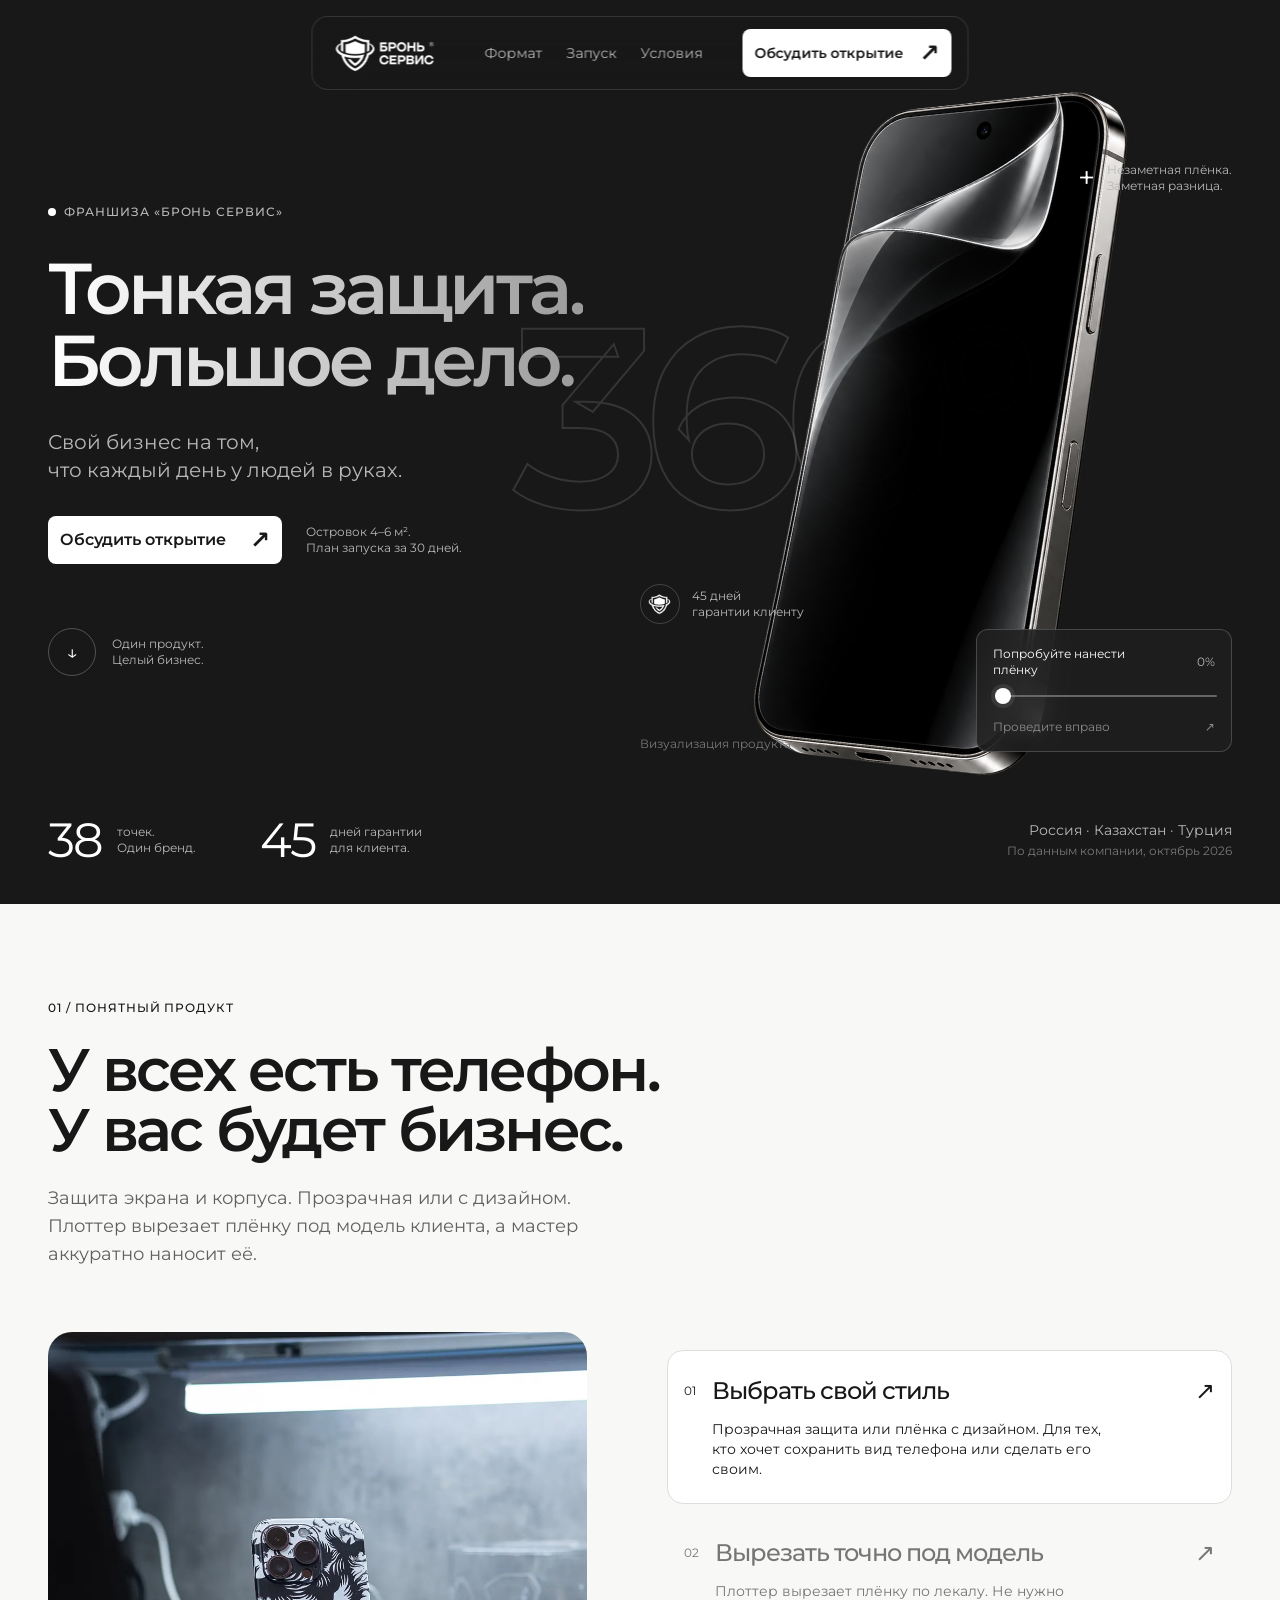
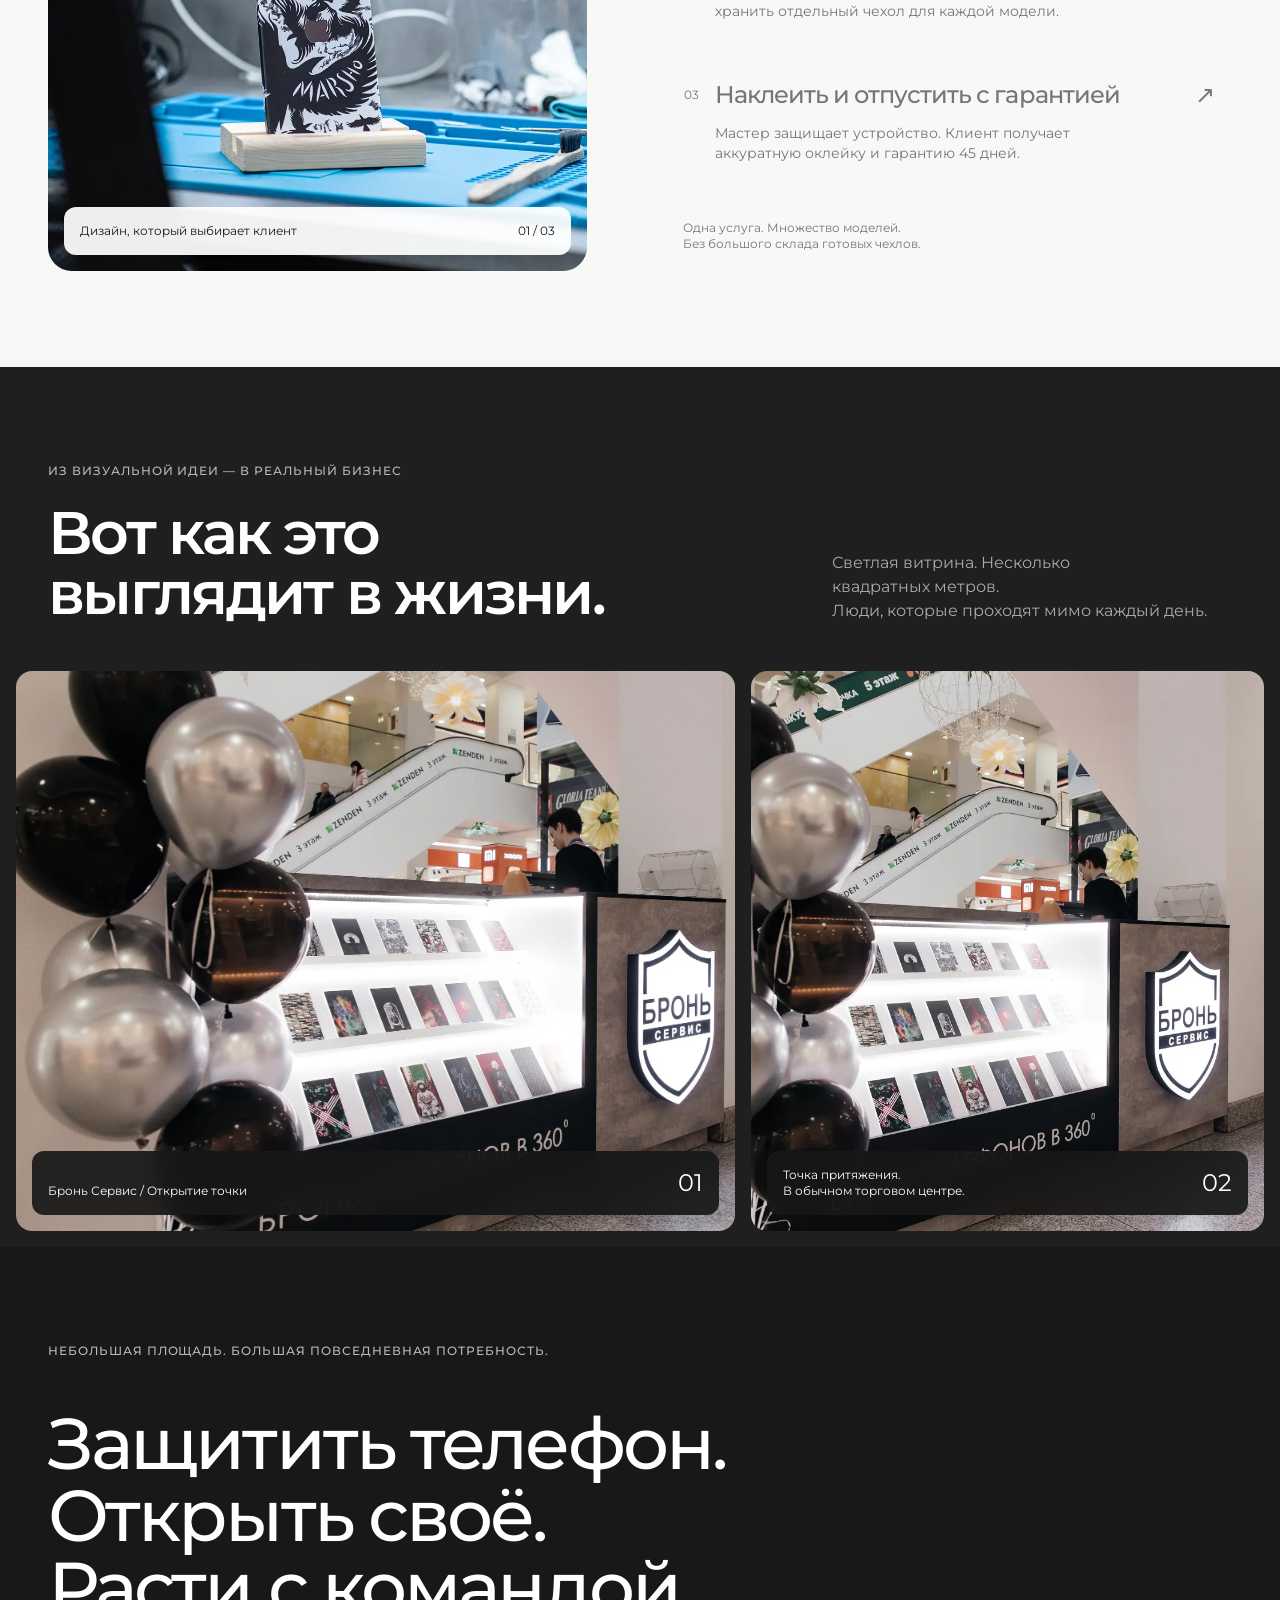
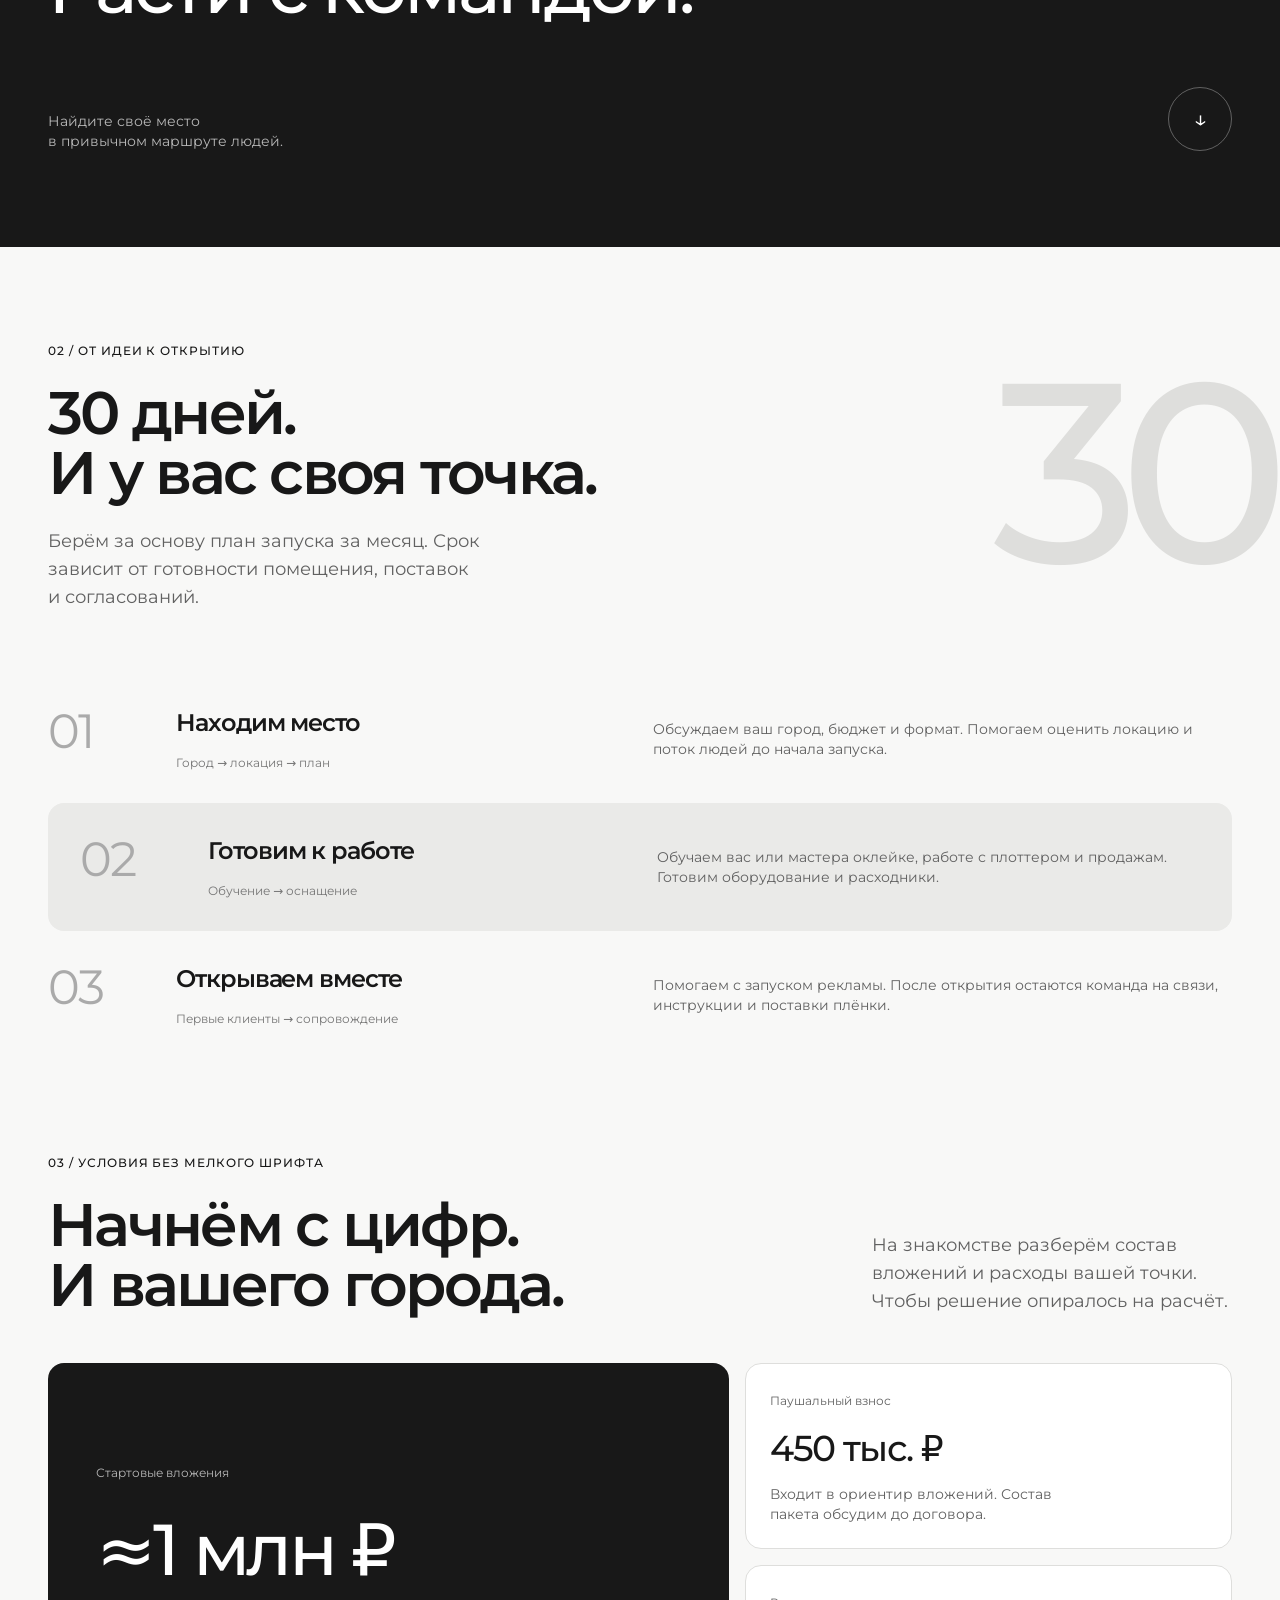
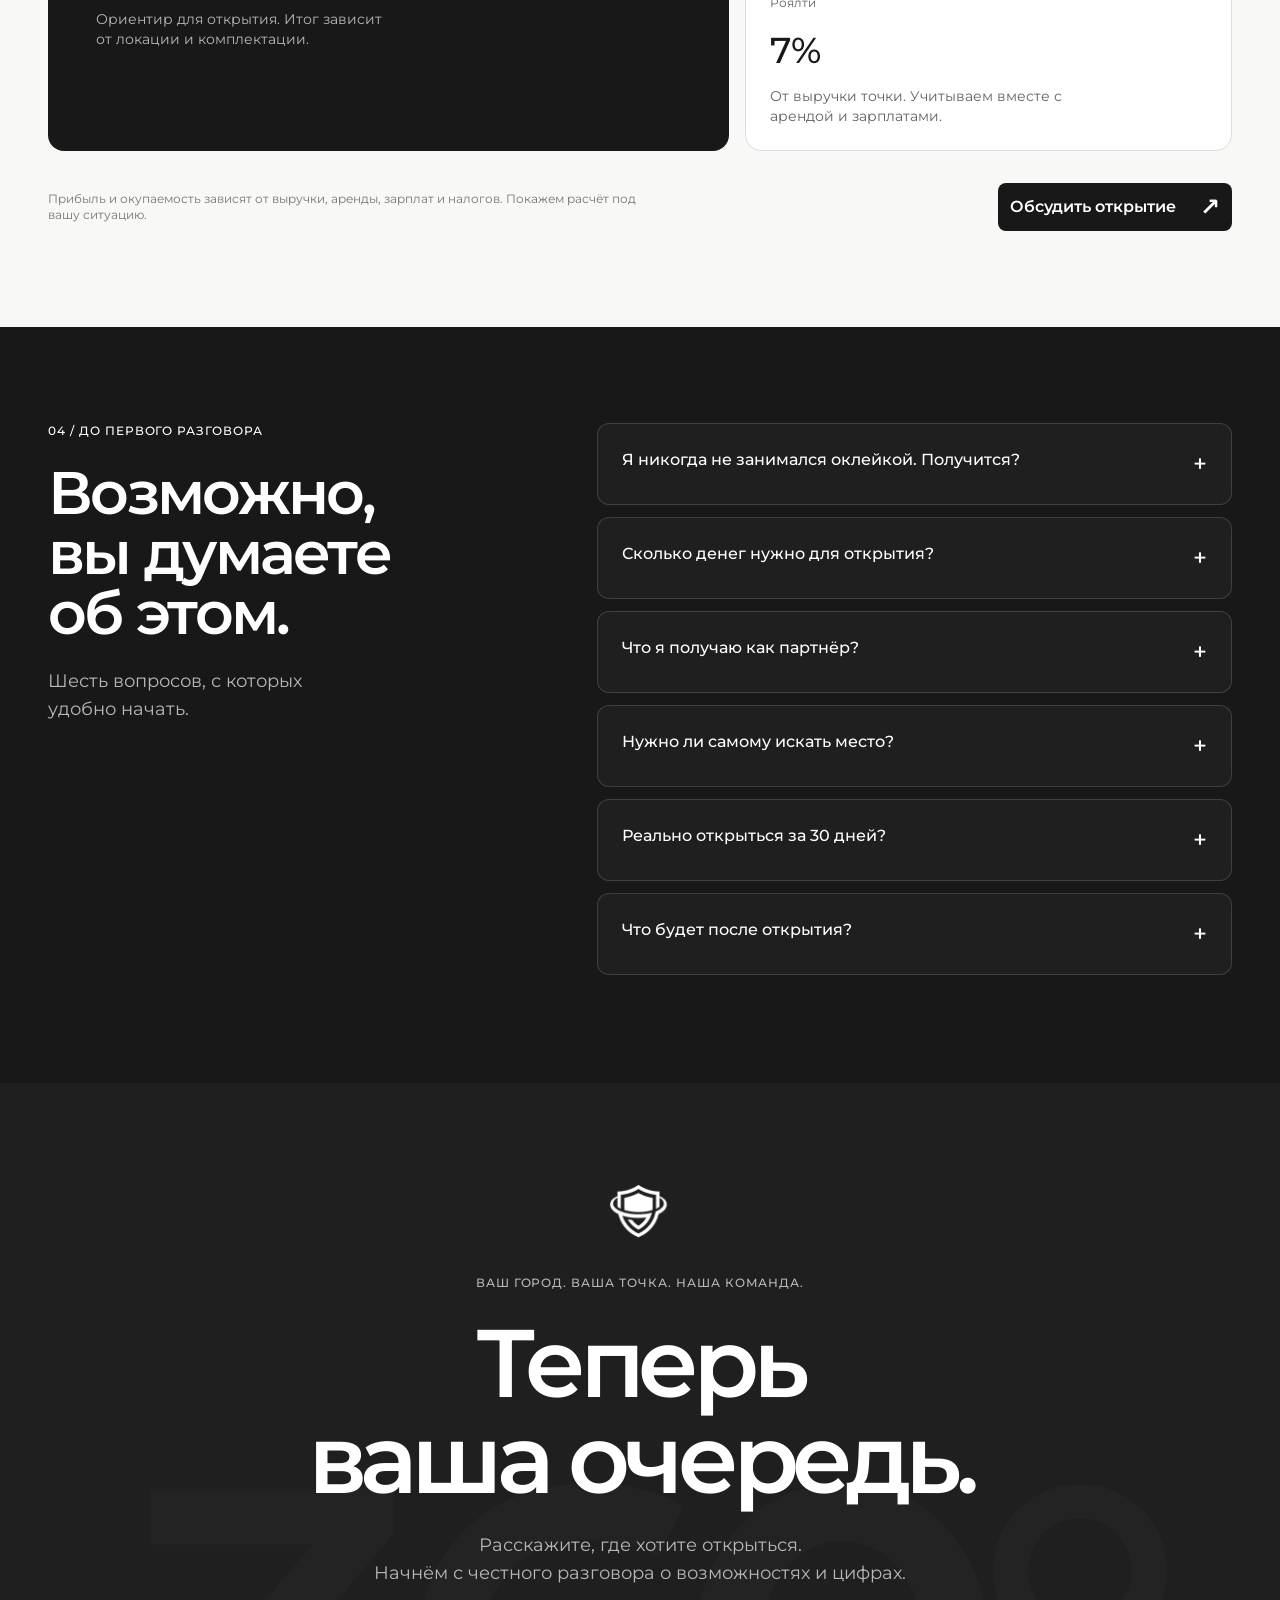
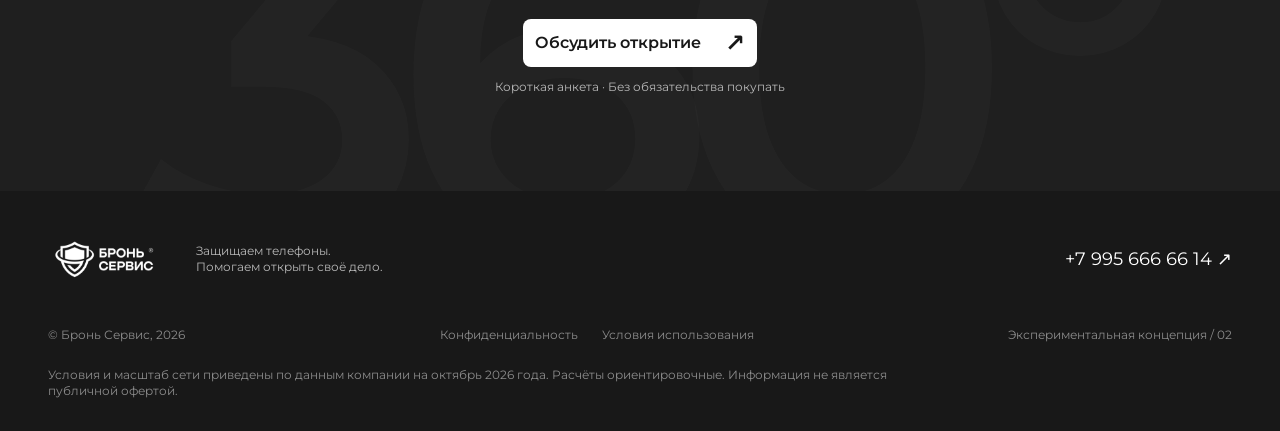
<file: index.html>
<!doctype html>
<html lang="ru">
<head>
<meta charset="utf-8"><meta name="viewport" content="width=device-width,initial-scale=1,viewport-fit=cover">
<title>Франшиза Бронь Сервис · Свой бизнес на защите телефонов</title>
<meta name="description" content="Откройте точку Бронь Сервис за 30 дней. Компактный островок, обучение оклейке и поддержка команды. Обсудим открытие в вашем городе.">
<meta name="robots" content="noindex,nofollow"><meta name="theme-color" content="#181818">
<meta property="og:type" content="website"><meta property="og:locale" content="ru_RU"><meta property="og:title" content="Свой бизнес на защите телефонов · Бронь Сервис"><meta property="og:description" content="От первого разговора до своей точки. Открываем бизнес за 30 дней."><meta property="og:image" content="https://bronservis51-bot.github.io/bronservice-landing-skill/assets/kiosk-crop.webp"><meta property="og:url" content="https://bronservis51-bot.github.io/bronservice-landing-skill/">
<link rel="icon" href="assets/shield-white.png"><link rel="stylesheet" href="styles.css?v=2"><link rel="preload" as="image" href="assets/phone-peel-v2.png"><script src="app.js?v=2" defer></script>
</head>
<body>
<a class="skip" href="#main">Перейти к содержимому</a>
<header class="nav-shell"><a href="#main" class="logo" aria-label="Бронь Сервис, начало страницы"><img src="assets/bron-logo-white.png" alt="Бронь Сервис" width="138" height="48"></a><nav aria-label="Основная навигация"><a href="#format" aria-current="location">Формат</a><a href="#start">Запуск</a><a href="#numbers">Условия</a></nav><button class="button nav-cta" data-open>Обсудить открытие <span aria-hidden="true">↗</span></button><button class="menu-toggle" aria-expanded="false" aria-controls="mobile-menu" aria-label="Открыть меню"><span></span><span></span></button></header>
<div class="mobile-menu" id="mobile-menu" inert><nav aria-label="Мобильная навигация"><a href="#format">Формат бизнеса</a><a href="#start">Как открыться</a><a href="#numbers">Условия</a><a href="#faq">Вопросы</a><button class="button" data-open>Обсудить открытие ↗</button></nav><p>Бронь Сервис · Франшиза</p></div>
<main id="main">
<section class="hero-v2" aria-labelledby="hero-title">
<div class="wrap hero-scene"><div class="hero-copy-v2"><p class="eyebrow"><span class="status-dot"></span> Франшиза «Бронь Сервис»</p><h1 id="hero-title">Тонкая защита.<br><span>Большое дело.</span></h1><p class="hero-sub-v2">Свой бизнес на том,<br> что каждый день у людей в руках.</p><div class="hero-action"><button class="button" data-open>Обсудить открытие <span aria-hidden="true">↗</span></button><p class="micro">Островок 4–6 м².<br> План запуска за 30 дней.</p></div><a class="discover" href="#format"><span class="discover-circle" aria-hidden="true">↓</span><span>Один продукт.<br>Целый бизнес.</span></a></div>
<div class="material-stage" id="material-stage"><span class="hero-ghost" aria-hidden="true">360°</span><div class="phone-art" id="phone-art"><img class="phone-flat" src="assets/phone-flat-v2.png" alt="" width="1280" height="1280"><img class="phone-peel" src="assets/phone-peel-v2.png" alt="Визуализация телефона с тонкой прозрачной защитной плёнкой" width="1280" height="1280" fetchpriority="high"></div><div class="material-label material-label-top"><span class="material-cross" aria-hidden="true">+</span><span>Незаметная плёнка.<br>Заметная разница.</span></div><div class="material-label material-label-bottom"><span class="mini-shield"><img src="assets/shield-white.png" alt="" width="24" height="24"></span><span>45 дней<br>гарантии клиенту</span></div><div class="material-control"><div><label for="film-range">Попробуйте нанести плёнку</label><output id="film-output" for="film-range">0%</output></div><input id="film-range" type="range" min="0" max="100" value="0" aria-label="Нанесение плёнки: проведите вправо"><div class="range-labels"><span>Проведите вправо</span><span>↗</span></div></div><span class="render-note">Визуализация продукта</span></div></div>
<div class="wrap hero-proof-v2"><div><strong>38</strong><span>точек.<br>Один бренд.</span></div><div><strong>45</strong><span>дней гарантии<br>для клиента.</span></div><p>Россия · Казахстан · Турция<br><span>По данным компании, октябрь 2026</span></p></div>
</section>
<section class="light section" id="format" aria-labelledby="format-title"><div class="wrap"><div class="section-heading reveal"><p class="eyebrow">01 / Понятный продукт</p><h2 id="format-title">У всех есть телефон.<br>У вас будет бизнес.</h2><p class="lead">Защита экрана и корпуса. Прозрачная или с дизайном. Плоттер вырезает плёнку под модель клиента, а мастер аккуратно наносит её.</p></div><div class="product-grid reveal"><figure class="product-photo"><img id="product-image" src="assets/film-design.webp" alt="Телефон с дизайнерской защитной плёнкой" width="1000" height="1500" loading="lazy"><figcaption><span id="product-caption">Дизайн, который выбирает клиент</span><span>01 / 03</span></figcaption></figure><div class="product-story" role="group" aria-label="Как устроена услуга"><button class="story-item selected" aria-pressed="true" data-product="0"><span class="step-num">01</span><span><strong>Выбрать свой стиль</strong><span>Прозрачная защита или плёнка с дизайном. Для тех, кто хочет сохранить вид телефона или сделать его своим.</span></span><span class="story-arrow" aria-hidden="true">↗</span></button><button class="story-item" aria-pressed="false" data-product="1"><span class="step-num">02</span><span><strong>Вырезать точно под модель</strong><span>Плоттер вырезает плёнку по лекалу. Не нужно хранить отдельный чехол для каждой модели.</span></span><span class="story-arrow" aria-hidden="true">↗</span></button><button class="story-item" aria-pressed="false" data-product="2"><span class="step-num">03</span><span><strong>Наклеить и отпустить с гарантией</strong><span>Мастер защищает устройство. Клиент получает аккуратную оклейку и гарантию 45 дней.</span></span><span class="story-arrow" aria-hidden="true">↗</span></button><p class="story-note">Одна услуга. Множество моделей.<br>Без большого склада готовых чехлов.</p></div></div></div></section>
<section class="network-section" aria-labelledby="network-title"><div class="wrap network-head reveal"><p class="eyebrow">Из визуальной идеи — в реальный бизнес</p><h2 id="network-title">Вот как это<br>выглядит в жизни.</h2><p>Светлая витрина. Несколько квадратных метров.<br> Люди, которые проходят мимо каждый день.</p></div><div class="network-gallery reveal"><figure class="network-photo-main"><img src="assets/kiosk-crop.webp" alt="Открытие реального островка Бронь Сервис" width="1800" height="1540" loading="lazy"><figcaption><span>Бронь Сервис / Открытие точки</span><b>01</b></figcaption></figure><figure class="network-photo-side"><img src="assets/kiosk-live.webp" alt="Обслуживание клиентов на точке сети" width="1400" height="933" loading="lazy"><figcaption><span>Точка притяжения.<br>В обычном торговом центре.</span><b>02</b></figcaption></figure></div></section>
<section class="tagline section" aria-label="Идея бизнеса"><div class="wrap"><p class="eyebrow">Небольшая площадь. Большая повседневная потребность.</p><p class="word-reveal">Защитить телефон.<br>Открыть своё.<br>Расти с командой.</p><div class="tagline-bottom"><span>Найдите своё место<br>в привычном маршруте людей.</span><a href="#start" class="round-link" aria-label="Перейти к запуску">↓</a></div></div></section>
<section class="light section" id="start" aria-labelledby="start-title"><div class="wrap"><div class="section-heading reveal launch-heading"><p class="eyebrow">02 / От идеи к открытию</p><span class="launch-huge" aria-hidden="true">30</span><h2 id="start-title">30 дней.<br>И у вас своя точка.</h2><p class="lead">Берём за основу план запуска за месяц. Срок зависит от готовности помещения, поставок и согласований.</p></div><div class="launch-grid reveal"><article><span class="launch-num">01</span><h3>Находим место</h3><p>Обсуждаем ваш город, бюджет и формат. Помогаем оценить локацию и поток людей до начала запуска.</p><span class="stage-label">Город → локация → план</span></article><article><span class="launch-num">02</span><h3>Готовим к работе</h3><p>Обучаем вас или мастера оклейке, работе с плоттером и продажам. Готовим оборудование и расходники.</p><span class="stage-label">Обучение → оснащение</span></article><article><span class="launch-num">03</span><h3>Открываем вместе</h3><p>Помогаем с запуском рекламы. После открытия остаются команда на связи, инструкции и поставки плёнки.</p><span class="stage-label">Первые клиенты → сопровождение</span></article></div></div></section>
<section class="light section money" id="numbers" aria-labelledby="numbers-title"><div class="wrap"><div class="money-intro reveal"><div><p class="eyebrow">03 / Условия без мелкого шрифта</p><h2 id="numbers-title">Начнём с цифр.<br>И вашего города.</h2></div><p class="lead">На знакомстве разберём состав вложений и расходы вашей точки. Чтобы решение опиралось на расчёт.</p></div><div class="number-grid reveal"><article><span>Стартовые вложения</span><b>≈1 млн ₽</b><p>Ориентир для открытия. Итог зависит от локации и комплектации.</p></article><article><span>Паушальный взнос</span><b>450 тыс. ₽</b><p>Входит в ориентир вложений. Состав пакета обсудим до договора.</p></article><article><span>Роялти</span><b>7%</b><p>От выручки точки. Учитываем вместе с арендой и зарплатами.</p></article></div><div class="money-note reveal"><p>Прибыль и окупаемость зависят от выручки, аренды, зарплат и налогов. Покажем расчёт под вашу ситуацию.</p><button class="button dark" data-open>Обсудить открытие <span aria-hidden="true">↗</span></button></div></div></section>
<section class="section faq" id="faq" aria-labelledby="faq-title"><div class="wrap faq-grid"><div class="reveal"><p class="eyebrow">04 / До первого разговора</p><h2 id="faq-title">Возможно,<br>вы думаете<br> об этом.</h2><p class="lead">Шесть вопросов, с которых<br>удобно начать.</p></div><div class="faq-list reveal"><details><summary>Я никогда не занимался оклейкой. Получится?<span aria-hidden="true">+</span></summary><p>Опыт оклейки не требуется. Обучаем вас или вашего мастера работе с плёнкой, плоттером и клиентами. В текущем формате обучение занимает 5–7 дней.</p></details><details><summary>Сколько денег нужно для открытия?<span aria-hidden="true">+</span></summary><p>Ориентир по текущему предложению составляет около 1 млн рублей, включая паушальный взнос 450 тыс. рублей. Бюджет уточняется под локацию, оборудование и подготовку точки.</p></details><details><summary>Что я получаю как партнёр?<span aria-hidden="true">+</span></summary><p>Право работать под брендом, обучение, помощь с локацией и запуском, поставки оборудования и материалов, инструкции и сопровождение. Точный состав обязательств закрепляется в договоре.</p></details><details><summary>Нужно ли самому искать место?<span aria-hidden="true">+</span></summary><p>Вы можете прийти со своей локацией или без неё. Команда помогает с подбором и оценкой места. Для островка ориентируемся на площадь 4–6 м² и поток потенциальных клиентов.</p></details><details><summary>Реально открыться за 30 дней?<span aria-hidden="true">+</span></summary><p>Это план запуска от договора до открытия при готовой локации и своевременных поставках. Конкретный график согласуем вместе, учитывая аренду, обучение и оснащение.</p></details><details><summary>Что будет после открытия?<span aria-hidden="true">+</span></summary><p>Остаётся связь с командой, поставки плёнки, инструкции и помощь по рабочим вопросам. Роялти составляет 7% от выручки. Условия сопровождения обсуждаем до подписания договора.</p></details></div></div></section>
<section class="final section" aria-labelledby="final-title"><div class="wrap final-inner reveal"><img class="final-shield" src="assets/shield-white.png" alt="" width="64" height="64"><p class="eyebrow">Ваш город. Ваша точка. Наша команда.</p><h2 id="final-title">Теперь<br>ваша очередь.</h2><p class="lead">Расскажите, где хотите открыться.<br> Начнём с честного разговора о возможностях и цифрах.</p><button class="button" data-open>Обсудить открытие <span aria-hidden="true">↗</span></button><p class="micro">Короткая анкета · Без обязательства покупать</p></div></section>
</main>
<footer class="wrap"><div class="footer-main"><a class="logo" href="#main"><img src="assets/bron-logo-white.png" alt="Бронь Сервис" width="138" height="48"></a><p>Защищаем телефоны.<br>Помогаем открыть своё дело.</p><a href="tel:+79956666614">+7 995 666 66 14 ↗</a></div><div class="footer-bottom"><span>© Бронь Сервис, 2026</span><div><a href="privacy.html">Конфиденциальность</a><a href="terms.html">Условия использования</a></div><span>Экспериментальная концепция / 02</span></div><p class="disclaimer">Условия и масштаб сети приведены по данным компании на октябрь 2026 года. Расчёты ориентировочные. Информация не является публичной офертой.</p></footer>
<dialog id="contact-dialog" aria-labelledby="dialog-title"><div class="dialog-top"><img src="assets/bron-logo-white.png" alt="Бронь Сервис" width="116" height="40"><button class="close-button" type="button" aria-label="Закрыть анкету">×</button></div><form id="lead-form" novalidate><p class="eyebrow">Знакомство / около минуты</p><h2 id="dialog-title">Где откроем<br>вашу точку?</h2><p class="form-intro">Подготовим сообщение в WhatsApp. Вы проверите его и отправите сами.</p><label for="city">Ваш город</label><input id="city" name="city" autocomplete="address-level2" placeholder="Например, Казань" maxlength="80" required><label for="name">Как к вам обращаться</label><input id="name" name="name" autocomplete="given-name" placeholder="Ваше имя" maxlength="80" required><label for="timing">Когда хотите открыться</label><select id="timing" name="timing"><option>Пока изучаю возможности</option><option>В ближайший месяц</option><option>В течение трёх месяцев</option><option>Позже</option></select><p class="form-error" id="form-error" role="alert"></p><button class="button" type="submit">Подготовить сообщение <span aria-hidden="true">↗</span></button><p class="form-privacy">Сайт не сохраняет ответы. Перед переходом в WhatsApp покажем текст. <a href="privacy.html">Подробнее</a></p></form><section id="message-preview" hidden aria-labelledby="preview-title"><p class="eyebrow">Остался один шаг</p><h2 id="preview-title">Всё готово<br>к знакомству.</h2><p>Проверьте сообщение. Затем откройте WhatsApp и нажмите «Отправить».</p><pre id="message-text"></pre><a class="button" id="whatsapp-link" target="_blank" rel="noopener noreferrer">Открыть WhatsApp ↗</a><button class="back-button" type="button">Изменить ответы</button></section></dialog>
<noscript><div class="noscript">Для анкеты включите JavaScript или позвоните: <a href="tel:+79956666614">+7 995 666 66 14</a>.</div></noscript>
</body></html>
</file>
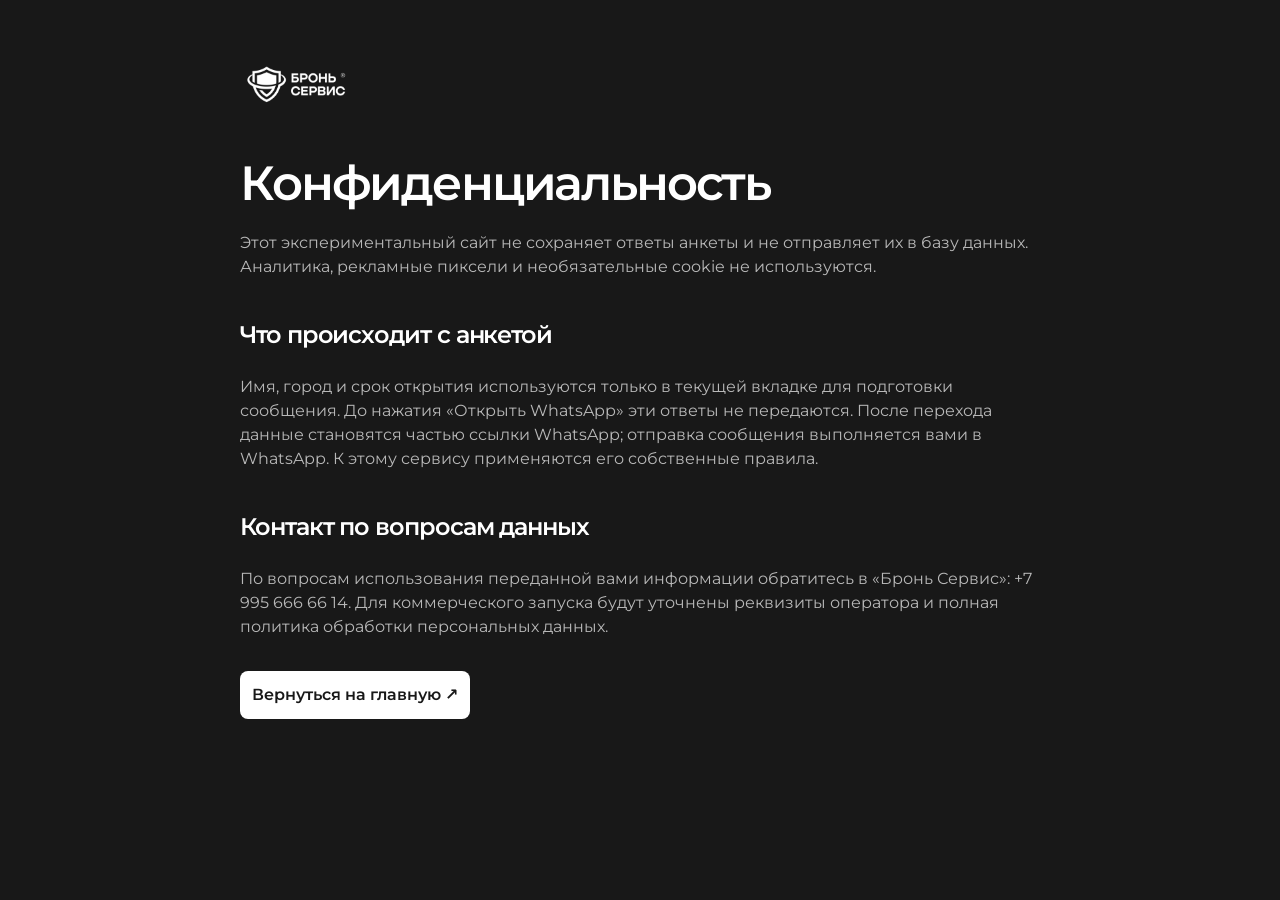
<file: privacy.html>
<!doctype html><html lang="ru"><head><meta charset="utf-8"><meta name="viewport" content="width=device-width,initial-scale=1"><meta name="robots" content="noindex,nofollow"><title>Конфиденциальность · Бронь Сервис</title><link rel="stylesheet" href="styles.css"><link rel="icon" href="assets/shield-white.png"></head><body><main class="wrap legal"><a class="logo" href="./"><img src="assets/bron-logo-white.png" alt="Бронь Сервис" width="138" height="48"></a><h1>Конфиденциальность</h1><p>Этот экспериментальный сайт не сохраняет ответы анкеты и не отправляет их в базу данных. Аналитика, рекламные пиксели и необязательные cookie не используются.</p><h2>Что происходит с анкетой</h2><p>Имя, город и срок открытия используются только в текущей вкладке для подготовки сообщения. До нажатия «Открыть WhatsApp» эти ответы не передаются. После перехода данные становятся частью ссылки WhatsApp; отправка сообщения выполняется вами в WhatsApp. К этому сервису применяются его собственные правила.</p><h2>Контакт по вопросам данных</h2><p>По вопросам использования переданной вами информации обратитесь в «Бронь Сервис»: +7 995 666 66 14. Для коммерческого запуска будут уточнены реквизиты оператора и полная политика обработки персональных данных.</p><a class="button" href="./">Вернуться на главную ↗</a></main></body></html>
</file>
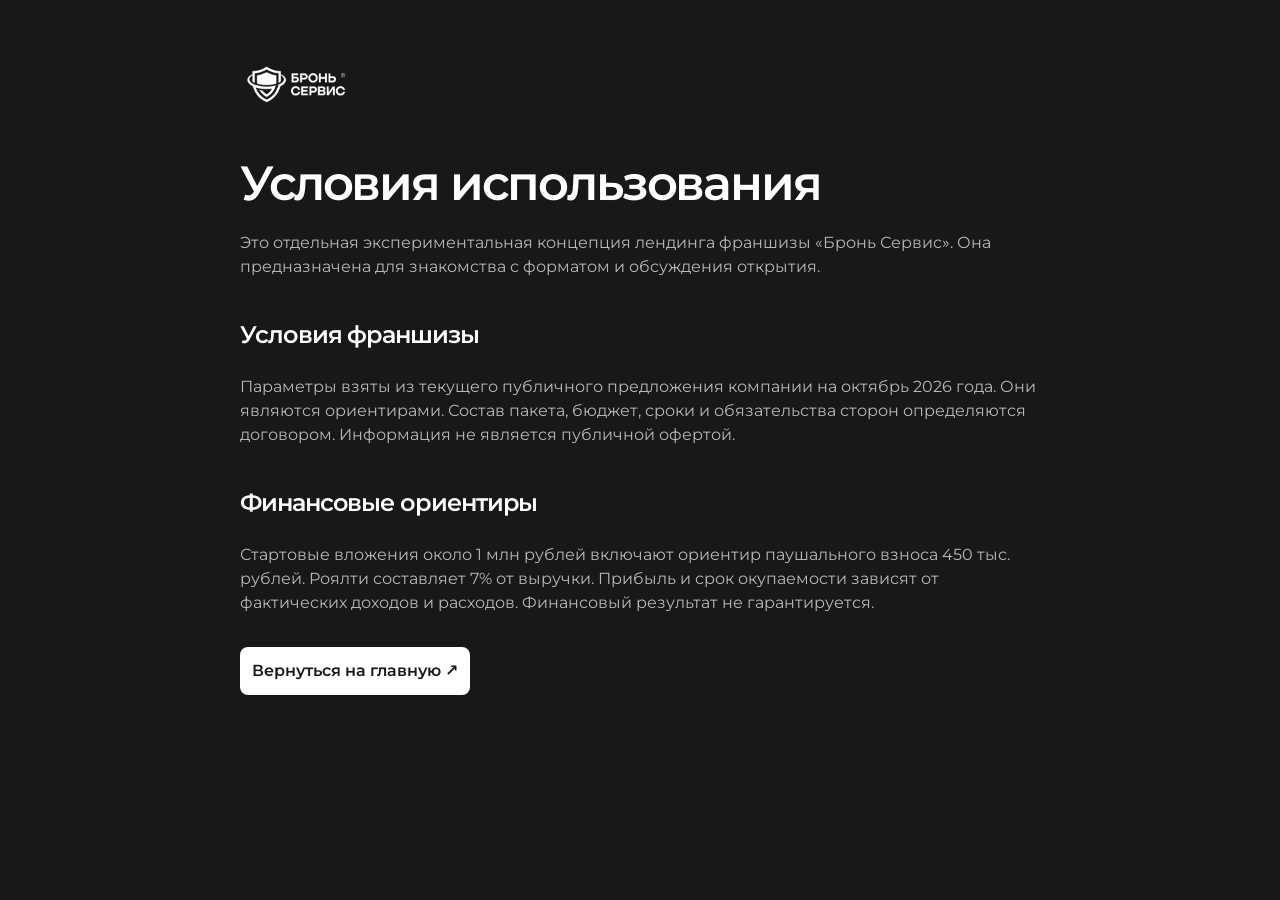
<file: terms.html>
<!doctype html><html lang="ru"><head><meta charset="utf-8"><meta name="viewport" content="width=device-width,initial-scale=1"><meta name="robots" content="noindex,nofollow"><title>Условия использования · Бронь Сервис</title><link rel="stylesheet" href="styles.css"><link rel="icon" href="assets/shield-white.png"></head><body><main class="wrap legal"><a class="logo" href="./"><img src="assets/bron-logo-white.png" alt="Бронь Сервис" width="138" height="48"></a><h1>Условия использования</h1><p>Это отдельная экспериментальная концепция лендинга франшизы «Бронь Сервис». Она предназначена для знакомства с форматом и обсуждения открытия.</p><h2>Условия франшизы</h2><p>Параметры взяты из текущего публичного предложения компании на октябрь 2026 года. Они являются ориентирами. Состав пакета, бюджет, сроки и обязательства сторон определяются договором. Информация не является публичной офертой.</p><h2>Финансовые ориентиры</h2><p>Стартовые вложения около 1 млн рублей включают ориентир паушального взноса 450 тыс. рублей. Роялти составляет 7% от выручки. Прибыль и срок окупаемости зависят от фактических доходов и расходов. Финансовый результат не гарантируется.</p><a class="button" href="./">Вернуться на главную ↗</a></main></body></html>
</file>
<file: styles.css>
@font-face{font-family:Montserrat;src:url('assets/montserrat-cyrillic.woff2') format('woff2');font-style:normal;font-weight:400 700;font-display:swap;unicode-range:U+0400-045F,U+0490-0491,U+04B0-04B1,U+2116}@font-face{font-family:Montserrat;src:url('assets/montserrat-latin.woff2') format('woff2');font-style:normal;font-weight:400 700;font-display:swap}
:root{--base:#181818;--panel:#1f1f1f;--white:#fff;--paper:#f8f8f7;--muted:#b8b8b8;--ink:#181818;--line:#dededc;--curve:cubic-bezier(.22,1,.36,1)}
*{box-sizing:border-box}html{scroll-behavior:smooth;scroll-padding-top:96px}body{margin:0;background:var(--base);color:#fff;font-family:Montserrat,system-ui,sans-serif;font-size:16px;line-height:24px;-webkit-font-smoothing:antialiased}body.lock{overflow:hidden}a{color:inherit;text-decoration:none}button,input,select{font:inherit;color:inherit}button,a,input,select,summary{-webkit-tap-highlight-color:transparent}button{cursor:pointer}img{display:block;max-width:100%;object-fit:cover}button{border:0}h1,h2,h3,p,figure{margin:0}h1,h2,h3{font-weight:600;letter-spacing:-.045em;text-wrap:balance}p{text-wrap:pretty}h2{font-size:60px;line-height:1}h3{font-size:24px;line-height:32px}button:focus-visible,a:focus-visible,summary:focus-visible,input:focus-visible,select:focus-visible{outline:3px solid #9b9b9b;outline-offset:4px}button:active,.button:active{transform:scale(.98)}[hidden]{display:none!important}.wrap{width:calc(100% - 96px);max-width:1344px;margin-inline:auto}.section{padding-block:96px}.light{background:var(--paper);color:var(--ink)}.eyebrow{font-size:12px;line-height:16px;letter-spacing:.08em;text-transform:uppercase;font-weight:500}.lead{font-size:18px;line-height:28px;color:#616161;max-width:560px}.micro{font-size:12px;line-height:16px;color:var(--muted)}.button{display:inline-flex;align-items:center;justify-content:center;gap:24px;min-height:48px;padding:8px 12px;border-radius:8px;background:#fff;color:#181818;font-size:16px;line-height:24px;font-weight:600;transition:transform .5s var(--curve),opacity .3s var(--curve)}.button:hover{transform:translateY(-2px);opacity:.85}.button span{font-size:24px;line-height:32px}.button.dark{background:#181818;color:#fff}.skip{position:fixed;top:8px;left:8px;z-index:200;transform:translateY(-200%);padding:12px 16px;background:white;color:#181818;border-radius:8px}.skip:focus{transform:none}.nav-shell{position:fixed;z-index:60;top:16px;left:50%;transform:translateX(-50%);display:flex;align-items:center;gap:40px;width:max-content;max-width:calc(100% - 32px);padding:12px 16px;border:1px solid #ffffff20;border-radius:16px;background:#181818df;backdrop-filter:blur(24px);-webkit-backdrop-filter:blur(24px)}.logo img{width:116px;height:40px;object-fit:contain}.nav-shell nav{display:flex;gap:24px}.nav-shell nav a{font-size:14px;line-height:20px;color:#b8b8b8;transition:opacity .3s var(--curve)}.nav-shell nav a:hover,.nav-shell nav a[aria-current]{color:white}.nav-cta{font-size:14px;line-height:20px;min-height:40px;gap:16px}.menu-toggle{display:none;background:transparent;padding:12px;width:48px;height:48px}.menu-toggle span{display:block;width:24px;height:2px;margin:4px 0;background:white;transition:transform .5s var(--curve)}.menu-toggle[aria-expanded=true] span:first-child{transform:translateY(3px) rotate(45deg)}.menu-toggle[aria-expanded=true] span:last-child{transform:translateY(-3px) rotate(-45deg)}.mobile-menu{display:none}.hero{padding-top:128px;display:grid;grid-template-columns:1.03fr 1fr;gap:48px 40px;padding-bottom:40px}.hero-copy{align-self:center;padding-block:24px}.hero-copy .eyebrow{display:flex;gap:8px;align-items:center;color:#c5c5c5;margin-bottom:24px}.status-dot{height:8px;width:8px;display:inline-block;background:#fff;border-radius:9999px}.hero h1{font-size:72px;line-height:1;max-width:680px;background:linear-gradient(90deg,#fff,#9b9b9b);color:transparent;background-clip:text;-webkit-background-clip:text}.hero-sub{margin-top:24px;color:#b8b8b8;max-width:680px}.hero-copy .button{margin-top:32px}.hero-copy .micro{margin-top:12px}.hero-photo{position:relative;min-height:624px;border-radius:24px;overflow:hidden;background:#272727}.hero-photo>img{width:100%;height:100%;position:absolute;inset:0;object-position:57% center}.hero-photo figcaption{position:absolute;bottom:16px;left:16px;right:16px;display:flex;align-items:center;justify-content:space-between;gap:16px;background:#181818e8;border:1px solid #ffffff20;border-radius:16px;padding:16px;font-size:12px;line-height:16px;backdrop-filter:blur(16px)}.photo-tag{white-space:nowrap;background:#fff;color:#181818;padding:8px;border-radius:8px;font-size:14px;line-height:20px;font-weight:600}.photo-stamp{position:absolute;top:24px;right:24px;display:flex;gap:12px;align-items:center;background:#181818ef;border-radius:16px;padding:16px;font-size:12px;line-height:16px}.photo-stamp img{object-fit:contain}.hero-proof{grid-column:1/-1;display:grid;grid-template-columns:1fr 1fr 1fr 1fr;gap:32px;align-items:center;padding:24px 0}.hero-proof p{display:flex;gap:12px;align-items:center}.hero-proof b{font-size:30px;line-height:36px;font-weight:500;letter-spacing:-.04em;white-space:nowrap}.hero-proof p span{font-size:12px;line-height:16px;color:#b8b8b8;max-width:112px}.proof-source{font-size:12px;line-height:16px;text-align:right;color:#8c8c8c}.section-heading{max-width:800px}.section-heading h2{margin-top:24px}.section-heading .lead{margin-top:24px}.product-grid{display:grid;grid-template-columns:1fr 1.05fr;gap:80px;align-items:center;margin-top:64px}.product-photo{position:relative;border-radius:24px;overflow:hidden;aspect-ratio:1/1;background:#e8e8e6}.product-photo>img{width:100%;height:100%;object-position:center 60%;transition:opacity .3s var(--curve)}.product-photo figcaption{position:absolute;bottom:16px;left:16px;right:16px;display:flex;justify-content:space-between;gap:12px;padding:16px;background:#ffffffed;border-radius:12px;font-size:12px;line-height:16px}.story-item{width:100%;text-align:left;display:flex;gap:16px;align-items:flex-start;border:1px solid transparent;padding:24px 16px;border-radius:16px;background:transparent;color:#767676;transition:opacity .3s var(--curve),transform .5s var(--curve);margin-bottom:8px}.story-item.selected{background:#fff;border-color:#dededc;color:#181818}.story-item:hover{transform:translateX(4px);color:#181818}.step-num{font-size:12px;line-height:16px;padding-top:8px}.story-item strong{font-size:24px;line-height:32px;display:block;font-weight:500;letter-spacing:-.04em}.story-item>span:nth-child(2)>span{display:block;margin-top:12px;font-size:14px;line-height:20px;max-width:400px}.story-arrow{margin-left:auto;font-size:24px;line-height:32px}.story-note{font-size:12px;line-height:16px;margin:32px 16px 0;color:#767676}.tagline .eyebrow{color:#b8b8b8;margin-bottom:48px}.word-reveal{font-size:60px;line-height:1;letter-spacing:-.04em;font-weight:500;max-width:680px}.word-reveal span{color:#777;transition:opacity .5s var(--curve),color .5s var(--curve)}.word-reveal span.lit{color:#fff}.tagline-bottom{display:flex;justify-content:space-between;align-items:flex-end;margin-top:64px}.tagline-bottom>span{color:#b8b8b8;font-size:14px;line-height:20px}.round-link{display:grid;place-items:center;border:1px solid #ffffff50;width:64px;height:64px;border-radius:9999px;font-size:24px;transition:transform .5s var(--curve)}.round-link:hover{transform:translateY(4px)}.launch-grid{display:grid;grid-template-columns:repeat(3,1fr);gap:40px;margin-top:64px}.launch-grid article{padding:24px 0}.launch-num{display:block;font-size:48px;line-height:1;color:#aaa;letter-spacing:-.04em;font-weight:400;margin-bottom:32px}.launch-grid h3{margin-bottom:16px}.launch-grid p{font-size:14px;line-height:20px;color:#616161;max-width:360px}.stage-label{display:inline-block;margin-top:32px;font-size:12px;line-height:16px;color:#767676}.wide-photo{margin-top:48px;aspect-ratio:2.5/1;overflow:hidden;border-radius:24px;position:relative}.wide-photo img{width:100%;height:100%;object-position:center 52%}.wide-photo figcaption{position:absolute;inset:auto 16px 16px 16px;display:flex;align-items:flex-end;justify-content:space-between;gap:16px;color:white;padding:24px;border-radius:16px;background:#181818ec}.wide-photo figcaption>span:first-child{font-size:24px;line-height:32px;letter-spacing:-.04em}.wide-photo figcaption>span:last-child{font-size:12px;line-height:16px;color:#b8b8b8}.money{padding-top:0}.money-intro{display:flex;justify-content:space-between;align-items:flex-end;gap:48px}.money-intro h2{margin-top:24px}.money-intro .lead{max-width:360px}.number-grid{display:grid;grid-template-columns:repeat(3,1fr);gap:16px;margin-top:48px}.number-grid article{border:1px solid #dededc;padding:32px;border-radius:16px;background:#fff}.number-grid article>span{font-size:12px;line-height:16px;color:#616161}.number-grid b{display:block;margin-top:32px;font-size:36px;line-height:40px;font-weight:500;letter-spacing:-.045em;white-space:nowrap}.number-grid p{margin-top:24px;font-size:14px;line-height:20px;color:#616161;max-width:300px}.money-note{display:flex;gap:48px;align-items:center;justify-content:space-between;margin-top:32px}.money-note p{font-size:12px;line-height:16px;color:#767676;max-width:640px}.money-note .button{flex-shrink:0}.faq-grid{display:grid;grid-template-columns:.85fr 1.15fr;gap:80px}.faq h2{margin-top:24px}.faq .lead{color:#b8b8b8;margin-top:24px}.faq-list details{border:1px solid #ffffff26;border-radius:12px;padding:24px;margin-bottom:12px;background:#1f1f1f}.faq-list summary{list-style:none;cursor:pointer;display:flex;justify-content:space-between;gap:24px;font-size:16px;line-height:24px;font-weight:500}.faq-list summary::-webkit-details-marker{display:none}.faq-list summary span{font-size:24px;line-height:32px;transition:transform .5s var(--curve);flex-shrink:0}.faq-list details[open] summary span{transform:rotate(45deg)}.faq-list details p{margin-top:24px;font-size:14px;line-height:20px;color:#b8b8b8}.final{background:#1f1f1f}.final-inner{text-align:center}.final-shield{object-fit:contain;margin:0 auto 32px}.final .eyebrow{color:#b8b8b8}.final h2{margin-top:24px}.final .lead{margin:24px auto 0;color:#b8b8b8}.final .button{margin-top:32px}.final .micro{margin-top:12px}footer{padding-top:48px;padding-bottom:32px}.footer-main,.footer-bottom{display:flex;align-items:center;justify-content:space-between;gap:32px}.footer-main>p{font-size:12px;line-height:16px;color:#b8b8b8;margin-right:auto}.footer-main>a:last-child{font-size:18px;line-height:28px}.footer-bottom{margin-top:48px;font-size:12px;line-height:16px;color:#8c8c8c}.footer-bottom>div{display:flex;gap:24px}.footer-bottom a:hover{text-decoration:underline}.disclaimer{font-size:12px;line-height:16px;color:#8c8c8c;margin-top:24px;max-width:960px}dialog{padding:24px;border:1px solid #ffffff30;border-radius:24px;background:#181818;color:#fff;width:min(560px,calc(100% - 32px));max-height:calc(100dvh - 32px);overscroll-behavior:contain}dialog::backdrop{background:#000c;backdrop-filter:blur(12px)}.dialog-top{display:flex;align-items:center;justify-content:space-between;margin-bottom:32px}.dialog-top img{object-fit:contain}.close-button{width:40px;height:40px;border-radius:9999px;background:#313131;color:#fff;font-size:24px;line-height:32px;transition:transform .5s var(--curve)}.close-button:hover{transform:rotate(90deg)}dialog h2{font-size:36px;line-height:40px;margin-top:16px}dialog .form-intro{font-size:14px;line-height:20px;color:#b8b8b8;margin-top:16px}label{display:block;font-size:12px;line-height:16px;margin-top:24px;margin-bottom:8px}input,select{width:100%;background:#272727;border:1px solid #ffffff30;border-radius:8px;padding:12px;font-size:16px;line-height:24px;min-height:48px}input::placeholder{color:#999}input[aria-invalid=true]{border-color:#f3b5b5}.form-error{font-size:14px;line-height:20px;color:#f3b5b5;margin-top:16px}form .button{width:100%;margin-top:8px}.form-privacy{font-size:12px;line-height:16px;color:#aaa;margin-top:16px}.form-privacy a{text-decoration:underline}#message-preview>p:not(.eyebrow){color:#b8b8b8;margin-top:24px;font-size:14px;line-height:20px}#message-text{white-space:pre-wrap;overflow-wrap:anywhere;font:inherit;font-size:14px;line-height:20px;background:#272727;border:1px solid #ffffff20;border-radius:12px;padding:16px;margin:24px 0}#message-preview .button{width:100%}.back-button{background:transparent;color:#b8b8b8;width:100%;padding:12px;margin-top:8px;font-size:14px;line-height:20px}.noscript{padding:24px;text-align:center}.js .reveal{opacity:0;transform:translateY(32px);transition:opacity .7s var(--curve),transform .7s var(--curve)}.js .reveal.visible{opacity:1;transform:none}.legal{max-width:800px;padding-top:64px;padding-bottom:64px}.legal .logo{display:inline-block;margin-bottom:48px}.legal h1{font-size:48px;line-height:1}.legal h2{font-size:24px;line-height:32px;margin-top:40px}.legal p{color:#b8b8b8;margin-top:24px}.legal .button{margin-top:32px}
@media(min-width:1600px){.hero h1{font-size:96px}.hero-photo{min-height:720px}}
@media(max-width:1100px){.wrap{width:calc(100% - 64px)}h2{font-size:48px;line-height:1}.hero h1{font-size:60px;line-height:1}.hero-photo{min-height:600px}.hero-proof{gap:24px}.hero-proof p{display:block}.hero-proof p span{display:block;margin-top:8px}.hero-proof b{font-size:24px;line-height:32px}.product-grid{gap:40px}.faq-grid{gap:40px}.number-grid article{padding:24px}.number-grid b{font-size:30px;line-height:36px}.nav-shell{gap:24px}}
@media(max-width:760px){.wrap{width:calc(100% - 32px)}.section{padding-block:64px}h2{font-size:36px;line-height:40px}h3{font-size:24px;line-height:32px}.lead{font-size:16px;line-height:24px}.nav-shell{top:12px;width:calc(100% - 32px);justify-content:space-between;gap:12px;padding:8px 12px;border-radius:16px}.logo img{width:104px;height:40px}.nav-shell>nav,.nav-cta{display:none}.menu-toggle{display:block}.mobile-menu{position:fixed;inset:0;display:flex;flex-direction:column;justify-content:center;background:#181818f7;backdrop-filter:blur(24px);z-index:50;padding:96px 32px 40px;opacity:0;visibility:hidden;transform:translateY(-24px);transition:opacity .5s var(--curve),transform .5s var(--curve),visibility .5s}.mobile-menu.open{opacity:1;visibility:visible;transform:none}.mobile-menu nav{display:grid;gap:32px}.mobile-menu nav>a{font-size:30px;line-height:36px;opacity:0;transform:translateY(24px);transition:transform .5s var(--curve),opacity .5s var(--curve)}.mobile-menu.open nav>a{opacity:1;transform:none}.mobile-menu nav>a:nth-child(2){transition-delay:60ms}.mobile-menu nav>a:nth-child(3){transition-delay:120ms}.mobile-menu nav>a:nth-child(4){transition-delay:180ms}.mobile-menu nav .button{margin-top:16px;justify-self:start}.mobile-menu>p{font-size:12px;line-height:16px;color:#8c8c8c;margin-top:64px}.hero{padding-top:112px;grid-template-columns:1fr;gap:32px;padding-bottom:24px}.hero-copy{padding:0 8px}.hero-copy .eyebrow{margin-bottom:24px}.hero h1{font-size:36px;line-height:40px;letter-spacing:-.045em}.hero-sub{font-size:14px;line-height:20px;max-width:360px}.hero-sub br{display:none}.hero-copy .button{margin-top:24px}.hero-photo{min-height:0;aspect-ratio:1.15/1;border-radius:16px}.hero-photo>img{object-position:center 56%}.hero-photo figcaption{bottom:12px;left:12px;right:12px;padding:12px;border-radius:12px;gap:12px}.hero-photo figcaption>span:first-child{max-width:176px}.photo-tag{font-size:12px;line-height:16px}.photo-stamp{display:none}.hero-proof{grid-template-columns:repeat(3,1fr);gap:16px;padding:8px}.hero-proof b{font-size:24px;line-height:32px}.hero-proof p span{font-size:12px;line-height:16px}.proof-source{grid-column:1/-1;text-align:left;font-size:12px;line-height:16px;margin-top:8px}.proof-source br{display:none}.section-heading h2{margin-top:16px}.section-heading .lead{margin-top:16px}.product-grid{grid-template-columns:1fr;gap:24px;margin-top:32px}.product-photo{aspect-ratio:1.1/1;border-radius:16px}.product-story{margin-inline:-8px}.story-item{padding:16px 12px;gap:12px}.story-item strong{font-size:20px;line-height:28px}.story-item>span:nth-child(2)>span{font-size:14px;line-height:20px;margin-top:8px}.story-note{margin-top:24px}.tagline .eyebrow{margin-bottom:32px;max-width:280px}.word-reveal{font-size:36px;line-height:40px}.tagline-bottom{margin-top:40px}.round-link{width:48px;height:48px}.launch-grid{grid-template-columns:1fr;gap:16px;margin-top:32px}.launch-grid article{display:grid;grid-template-columns:48px 1fr;column-gap:24px;padding:16px 0}.launch-num{font-size:36px;line-height:40px;grid-row:1/4;margin-bottom:0}.launch-grid h3{margin-bottom:12px}.launch-grid p{grid-column:2}.stage-label{grid-column:2;margin-top:16px}.wide-photo{aspect-ratio:1/1.05;margin-top:32px;border-radius:16px}.wide-photo img{object-position:38% center}.wide-photo figcaption{padding:16px;inset:auto 12px 12px 12px;display:block;border-radius:12px}.wide-photo figcaption>span{display:block}.wide-photo figcaption>span:first-child{font-size:20px;line-height:28px}.wide-photo figcaption>span:last-child{margin-top:12px}.money{padding-top:0}.money-intro{display:block}.money-intro h2{margin-top:16px}.money-intro .lead{margin-top:16px}.number-grid{grid-template-columns:1fr;gap:12px;margin-top:32px}.number-grid article{padding:24px}.number-grid b{font-size:36px;line-height:40px;margin-top:16px}.number-grid p{margin-top:16px;max-width:none}.money-note{display:block;margin-top:24px}.money-note .button{margin-top:24px;width:100%}.faq-grid{grid-template-columns:1fr;gap:32px}.faq h2 br:nth-child(2){display:none}.faq .lead{margin-top:16px}.faq-list details{padding:16px}.faq-list summary{font-size:14px;line-height:20px;align-items:center;gap:16px}.faq-list details p{margin-top:16px}.final h2{margin-top:24px;font-size:36px;line-height:40px}.final .eyebrow{font-size:12px;line-height:16px;letter-spacing:0}.final .lead br{display:none}.final .button{margin-top:24px}.final .micro{font-size:12px;line-height:16px}.footer-main{flex-wrap:wrap;gap:24px}.footer-main>p{margin:0;max-width:176px}.footer-main>a:last-child{flex-basis:100%;font-size:18px;line-height:28px}.footer-bottom{display:block;margin-top:32px}.footer-bottom>div{flex-direction:column;gap:12px;margin-block:24px}.disclaimer{margin-top:24px}.legal{padding-top:40px}.legal h1{font-size:36px;line-height:40px}dialog{padding:24px 16px;border-radius:16px}.dialog-top{margin-bottom:24px}dialog h2{font-size:30px;line-height:36px}}
@media(prefers-reduced-motion:reduce){html{scroll-behavior:auto}*,*::before,*::after{transition:none!important;animation:none!important}.js .reveal{transform:none;opacity:1}.word-reveal span{color:#fff}.mobile-menu,.mobile-menu nav>a{transform:none}.button:hover,.story-item:hover{transform:none}}

@media(max-width:359px){.hero h1{font-size:30px;line-height:36px}}
/* V2: a material-led campaign, with the generated product as the composition's focal point. */
.hero-v2{overflow:hidden;position:relative;background:#181818}.hero-scene{position:relative;min-height:760px;display:grid;grid-template-columns:1fr 1fr;align-items:center;padding-top:128px;padding-bottom:64px}.hero-copy-v2{position:relative;z-index:3;align-self:center;padding-block:24px;pointer-events:none}.hero-copy-v2>*{pointer-events:auto;width:max-content;max-width:100%}.hero-copy-v2 .eyebrow{display:flex;align-items:center;gap:8px;color:#b8b8b8;margin-bottom:32px}.hero-copy-v2 h1{font-size:72px;line-height:1;max-width:680px;letter-spacing:-.055em;background:linear-gradient(90deg,#fff,#9b9b9b);background-clip:text;-webkit-background-clip:text;color:transparent}.hero-copy-v2 h1 span{white-space:nowrap}.hero-sub-v2{margin-top:32px;font-size:20px;line-height:28px;color:#b8b8b8}.hero-action{display:flex;gap:24px;align-items:center;margin-top:32px}.hero-action .button{flex-shrink:0}.hero-action .micro{font-size:12px;line-height:16px}.discover{display:flex;gap:16px;align-items:center;margin-top:64px;color:#b8b8b8;font-size:12px;line-height:16px}.discover-circle{height:48px;width:48px;border:1px solid #ffffff40;border-radius:9999px;display:grid;place-items:center;color:white;font-size:20px;line-height:28px;transition:transform .5s var(--curve)}.discover:hover .discover-circle{transform:translateY(4px)}.material-stage{position:relative;z-index:1;height:624px;align-self:center;isolation:isolate}.phone-art{position:absolute;inset:-48px -96px -48px -96px;transform:translate3d(0,0,0) rotate(-7deg);transition:transform .7s var(--curve);will-change:transform;z-index:2;pointer-events:none}.phone-art img{width:100%;height:100%;position:absolute;inset:0;object-fit:contain}.phone-peel{opacity:var(--peel-opacity,1);transition:opacity .3s var(--curve)}.phone-flat{opacity:var(--flat-opacity,0);transition:opacity .3s var(--curve)}.hero-ghost{position:absolute;top:224px;left:0;font-size:128px;line-height:1;font-weight:600;letter-spacing:-.08em;color:transparent;-webkit-text-stroke:1px #ffffff20;transform:scale(2);transform-origin:center;z-index:0;user-select:none;pointer-events:none}.material-label{position:absolute;display:flex;align-items:center;gap:12px;z-index:3;font-size:12px;line-height:16px;color:#b8b8b8}.material-label-top{right:0;top:32px}.material-cross{font-size:30px;line-height:36px;font-weight:400;color:white}.material-label-bottom{bottom:128px;left:0}.mini-shield{display:grid;place-items:center;width:40px;height:40px;border:1px solid #ffffff30;border-radius:9999px}.mini-shield img{object-fit:contain;width:24px;height:24px}.material-control{position:absolute;bottom:0;right:0;z-index:4;width:256px;padding:16px;background:#1f1f1fdb;backdrop-filter:blur(16px);border:1px solid #ffffff30;border-radius:12px}.material-control>div:first-child{display:flex;align-items:center;justify-content:space-between;gap:12px}.material-control label{font-size:12px;line-height:16px;margin:0;color:#fff}.material-control output{font-size:12px;line-height:16px;color:#b8b8b8;min-width:32px;text-align:right}.material-control input{border:0;background:transparent;padding:0;border-radius:0;min-height:32px;height:32px;appearance:none;-webkit-appearance:none;cursor:ew-resize;touch-action:pan-y}.material-control input::-webkit-slider-runnable-track{height:2px;background:#666;border-radius:9999px}.material-control input::-moz-range-track{height:2px;background:#666;border-radius:9999px}.material-control input::-webkit-slider-thumb{appearance:none;-webkit-appearance:none;width:16px;height:16px;margin-top:-7px;border-radius:9999px;background:#fff;box-shadow:0 0 0 4px #ffffff16}.material-control input::-moz-range-thumb{width:16px;height:16px;border:0;border-radius:9999px;background:#fff;box-shadow:0 0 0 4px #ffffff16}.range-labels{display:flex;justify-content:space-between;font-size:12px;line-height:16px;color:#8c8c8c}.render-note{position:absolute;bottom:0;left:0;z-index:3;color:#777;font-size:12px;line-height:16px}.hero-proof-v2{display:flex;align-items:center;gap:64px;padding-bottom:40px}.hero-proof-v2>div{display:flex;align-items:center;gap:16px}.hero-proof-v2 strong{font-size:48px;line-height:1;font-weight:400;letter-spacing:-.05em}.hero-proof-v2>div>span{font-size:12px;line-height:16px;color:#b8b8b8}.hero-proof-v2>p{font-size:14px;line-height:20px;color:#b8b8b8;margin-left:auto;text-align:right}.hero-proof-v2>p>span{font-size:12px;line-height:16px;color:#777}.network-section{padding-top:96px;background:#1f1f1f;overflow:hidden}.network-head{display:grid;grid-template-columns:1fr 1fr;gap:24px 48px;align-items:end}.network-head .eyebrow{grid-column:1/-1;color:#b8b8b8}.network-head h2{font-size:60px;line-height:1}.network-head>p:last-child{color:#aaa;font-size:16px;line-height:24px;max-width:400px;justify-self:end}.network-gallery{display:grid;grid-template-columns:1.4fr 1fr;gap:16px;align-items:stretch;margin:48px 16px 16px}.network-gallery figure{position:relative;overflow:hidden;border-radius:16px;min-height:560px}.network-gallery img{height:100%;width:100%;position:absolute;inset:0;object-fit:cover;transition:transform .7s var(--curve)}.network-gallery figure:hover img{transform:scale(1.025)}.network-gallery figcaption{position:absolute;inset:auto 16px 16px 16px;padding:16px;border-radius:12px;background:#181818e8;backdrop-filter:blur(16px);display:flex;align-items:end;justify-content:space-between;gap:24px;font-size:12px;line-height:16px}.network-gallery figcaption b{font-size:24px;line-height:32px;font-weight:400}.network-photo-side img{object-position:40% center}.tagline{padding-block:96px}.tagline .word-reveal{font-size:72px;line-height:1;max-width:800px}.launch-heading{max-width:none;position:relative;isolation:isolate;min-height:256px;padding-right:40%}.launch-heading .lead{max-width:480px}.launch-huge{position:absolute;right:32px;top:64px;font-size:128px;line-height:1;font-weight:500;letter-spacing:-.08em;transform:scale(2);color:#dededc;z-index:-1}.launch-grid{gap:16px}.launch-grid article{background:#fff;border:1px solid #dededc;border-radius:16px;padding:32px}.launch-num{font-size:30px;line-height:36px;margin-bottom:48px}.money{padding-top:0}.final{position:relative;isolation:isolate;overflow:hidden}.final::after{content:'360°';position:absolute;bottom:64px;left:50%;transform:translateX(-50%) scale(4);z-index:-1;font-size:128px;line-height:1;font-weight:600;letter-spacing:-.08em;color:#ffffff05;pointer-events:none}.final h2{font-size:96px;line-height:1;letter-spacing:-.065em}.hero-copy-v2{animation:hero-copy-in .9s var(--curve) both}.material-stage{animation:hero-art-in 1.3s var(--curve) both}@keyframes hero-copy-in{from{opacity:0;transform:translateY(24px)}to{opacity:1;transform:translateY(0)}}@keyframes hero-art-in{from{opacity:0;transform:translateY(32px) rotate(4deg)}to{opacity:1;transform:translateY(0) rotate(0)}}
@media(min-width:1600px){.hero-scene{min-height:880px}.hero-copy-v2 h1{font-size:72px}.material-stage{height:720px}}
@media(max-width:1100px){.hero-copy-v2 h1{font-size:60px;line-height:1}.hero-scene{min-height:720px;grid-template-columns:1.05fr 1fr}.material-stage{height:560px}.phone-art{inset:-24px -96px -24px -96px}.hero-action{display:block}.hero-action .micro{margin-top:12px}.hero-action .micro br{display:none}.material-label-top{right:0;top:0}.material-label-bottom{bottom:128px;left:0}.hero-ghost{transform:scale(1.6)}.hero-proof-v2{gap:40px}.network-head h2{font-size:48px;line-height:1}.network-gallery figure{min-height:440px}.launch-huge{right:32px;transform:scale(1.6)}.final h2{font-size:72px;line-height:1}}
@media(max-width:760px){.hero-scene{display:flex;flex-direction:column;padding-top:112px;padding-bottom:24px;min-height:0;gap:0}.hero-copy-v2{padding:0 8px;width:100%}.hero-copy-v2 .eyebrow{margin-bottom:24px}.hero-copy-v2 h1{font-size:36px;line-height:40px;letter-spacing:-.055em;max-width:100%}.hero-sub-v2{font-size:16px;line-height:24px;margin-top:16px}.hero-sub-v2 br{display:none}.hero-action{margin-top:24px;display:flex;gap:16px}.hero-action .button{font-size:14px;line-height:20px;gap:12px}.hero-action .micro{font-size:12px;line-height:16px;margin-top:0;max-width:112px}.hero-action .micro br{display:block}.discover{display:none}.material-stage{height:440px;width:100%;margin-top:8px}.phone-art{inset:-32px -24px 0 -24px;transform:rotate(-10deg)}.material-label-top{top:24px;right:0;font-size:12px;line-height:16px}.material-label-top>span:last-child{max-width:112px}.material-label-bottom{bottom:96px;left:0;font-size:12px;line-height:16px;gap:8px}.mini-shield{height:32px;width:32px}.mini-shield img{width:20px;height:20px}.material-control{bottom:0;right:0;width:224px;padding:12px}.material-control label{font-size:12px;line-height:16px}.hero-ghost{top:160px;left:48px;font-size:96px;line-height:1;transform:scale(1.2)}.render-note{bottom:8px;left:0;max-width:96px;font-size:12px;line-height:16px}.hero-proof-v2{display:grid;grid-template-columns:1fr 1fr;gap:24px;padding:24px 8px 32px}.hero-proof-v2>div{gap:12px}.hero-proof-v2 strong{font-size:36px;line-height:40px}.hero-proof-v2>p{grid-column:1/-1;text-align:left;margin-left:0;font-size:12px;line-height:16px}.network-section{padding-top:64px}.network-head{grid-template-columns:1fr;gap:24px}.network-head .eyebrow{font-size:12px;line-height:16px;max-width:256px}.network-head h2{font-size:36px;line-height:40px}.network-head>p:last-child{justify-self:start;font-size:14px;line-height:20px}.network-head>p:last-child br{display:none}.network-gallery{grid-template-columns:1fr;gap:12px;margin:32px 16px 16px}.network-gallery figure{min-height:0;aspect-ratio:1/1.1;border-radius:12px}.network-gallery figure:nth-child(2){aspect-ratio:1.4/1}.network-gallery figcaption{inset:auto 12px 12px 12px;padding:12px;border-radius:8px;font-size:12px;line-height:16px}.tagline{padding-block:64px}.tagline .word-reveal{font-size:36px;line-height:40px}.launch-heading{padding-right:0;min-height:0}.launch-heading h2{position:relative;z-index:2}.launch-heading .lead{max-width:100%}.launch-huge{right:16px;top:32px;transform:scale(1);font-size:96px;line-height:1;color:#e8e8e6;opacity:.7}.launch-grid{gap:12px}.launch-grid article{padding:24px;column-gap:16px;grid-template-columns:32px 1fr}.launch-num{font-size:24px;line-height:32px;margin:0}.launch-grid h3{font-size:20px;line-height:28px}.stage-label{font-size:12px;line-height:16px}.final h2{font-size:60px;line-height:1}.final::after{transform:translateX(-50%) scale(2)}}
@media(max-width:359px){.hero-copy-v2 h1{font-size:30px;line-height:36px}.hero-action{display:block}.hero-action .micro{margin-top:12px;max-width:none}.hero-action .micro br{display:none}.material-stage{height:400px}.material-control{width:192px}.material-label-top{font-size:12px;line-height:16px}.material-label-bottom{font-size:12px;line-height:16px}.hero-proof-v2>div{gap:8px}.hero-proof-v2 strong{font-size:30px;line-height:36px}.hero-proof-v2>div>span{font-size:12px;line-height:16px}.tagline .word-reveal{font-size:30px;line-height:36px}}
@media(prefers-reduced-motion:reduce){.hero-copy-v2,.material-stage{animation:none}.phone-art{will-change:auto}.network-gallery figure:hover img{transform:none}}

/* Quiet mobile product composition and asymmetric financial hierarchy. */
.number-grid{grid-template-columns:1.4fr 1fr;gap:16px}.number-grid article:first-child{grid-row:span 2;background:#181818;color:#fff;border:0;padding:48px;display:flex;flex-direction:column;justify-content:center}.number-grid article:first-child>span,.number-grid article:first-child p{color:#b8b8b8}.number-grid article:first-child b{font-size:72px;line-height:1;white-space:normal}.number-grid article:not(:first-child){padding:24px}.number-grid article:not(:first-child) b{margin-top:16px}.number-grid article:not(:first-child) p{margin-top:16px}.launch-grid{grid-template-columns:1fr;gap:0}.launch-grid article{display:grid;grid-template-columns:96px 1fr 1.3fr;column-gap:32px;row-gap:16px;background:transparent;border:0;padding:32px 0;border-radius:0}.launch-grid article:nth-child(2){background:#eaeae8;border-radius:16px;padding:32px}.launch-grid .launch-num{grid-row:1/3;margin:0;font-size:48px;line-height:1}.launch-grid h3{margin:0}.launch-grid article>p{grid-column:3;grid-row:1/3;max-width:100%;align-self:center}.launch-grid .stage-label{grid-column:2;margin:0;align-self:start}
@media(max-width:1100px){.number-grid article:first-child{padding:32px}.number-grid article:first-child b{font-size:60px;line-height:1}}
@media(max-width:760px){.material-label-top,.material-label-bottom{display:none}.hero-copy-v2{pointer-events:auto}.number-grid{grid-template-columns:1fr;gap:12px}.number-grid article:first-child{grid-row:auto;padding:32px 24px}.number-grid article:first-child b{font-size:48px;line-height:1}.launch-grid{gap:16px}.launch-grid article,.launch-grid article:nth-child(2){padding:24px 0;grid-template-columns:32px 1fr;column-gap:16px;row-gap:12px;background:transparent}.launch-grid .launch-num{font-size:24px;line-height:32px;grid-row:1/4}.launch-grid h3{grid-column:2}.launch-grid article>p{grid-column:2;grid-row:auto}.launch-grid .stage-label{grid-column:2}.hero-copy-v2 .button{font-size:16px;line-height:24px}.hero-action{display:block}.hero-action .micro{max-width:none;margin-top:12px}.hero-action .micro br{display:none}.render-note{left:0}}
</file>
